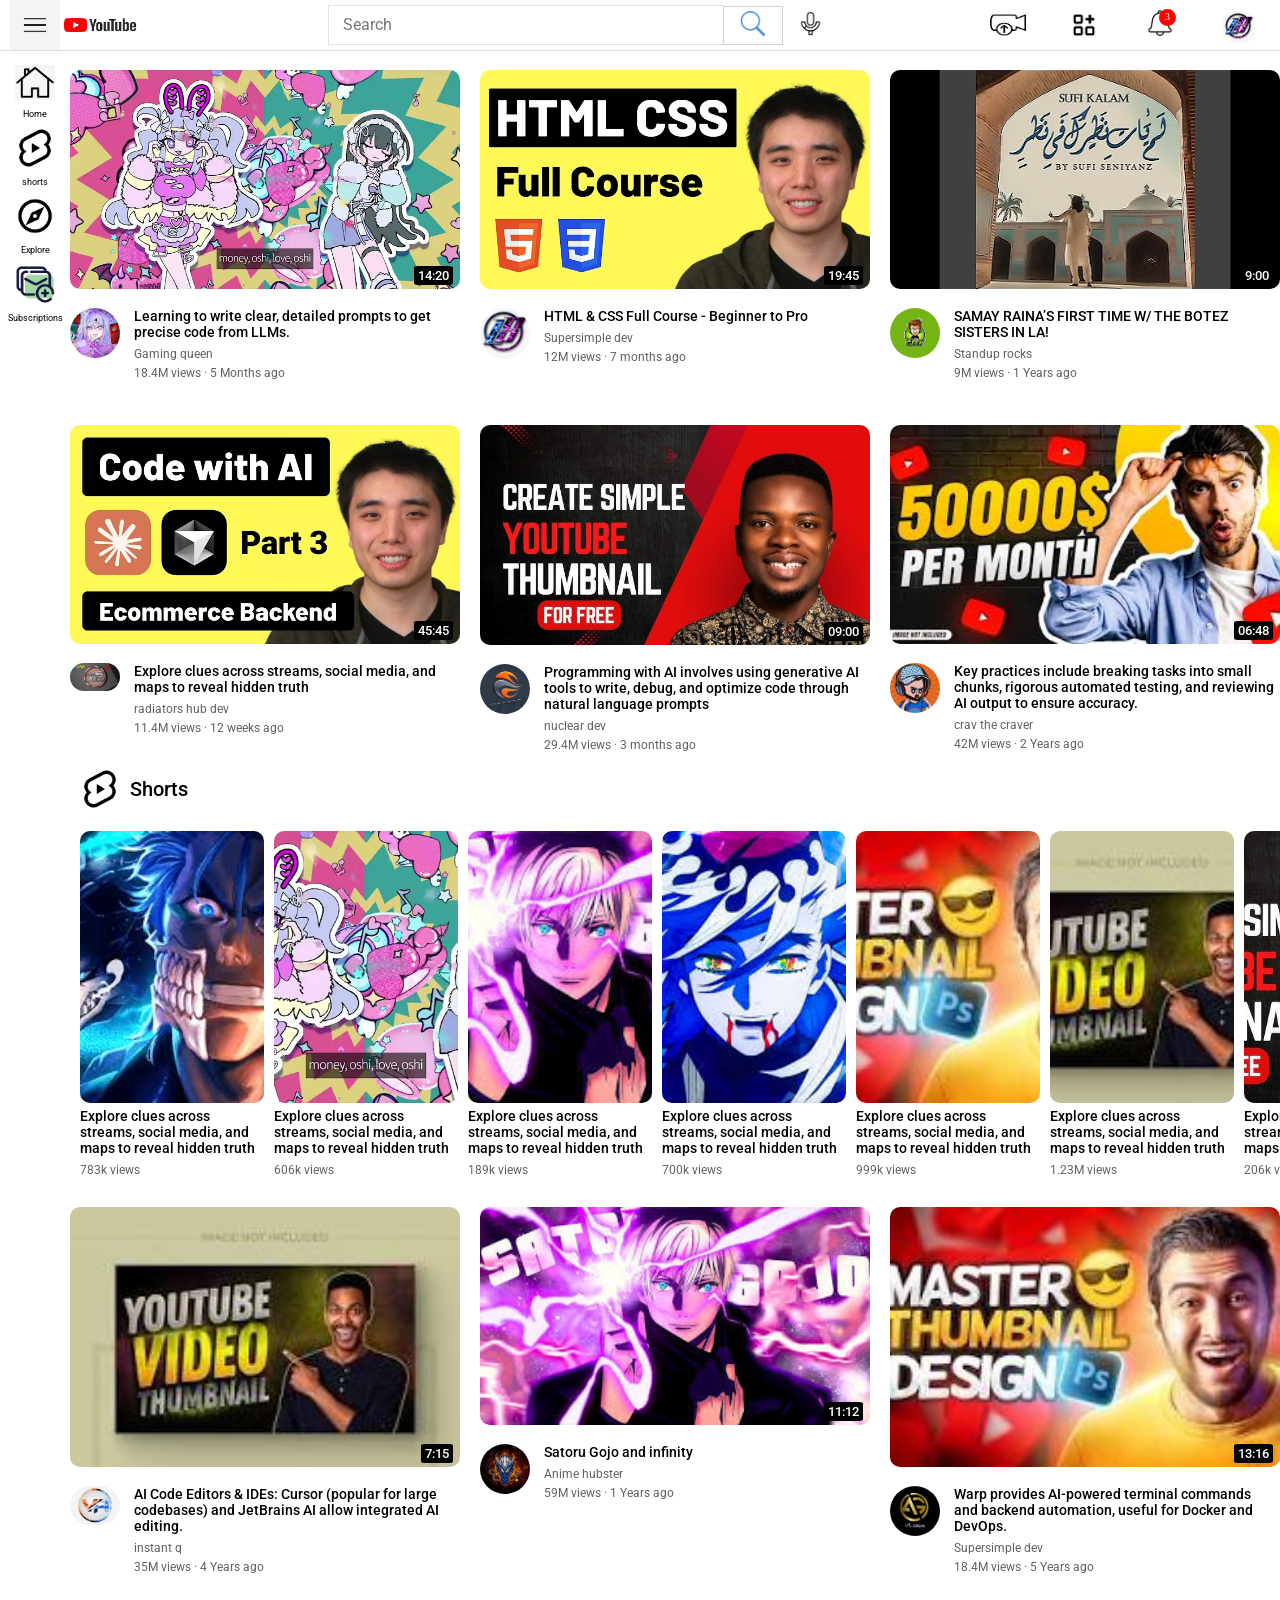
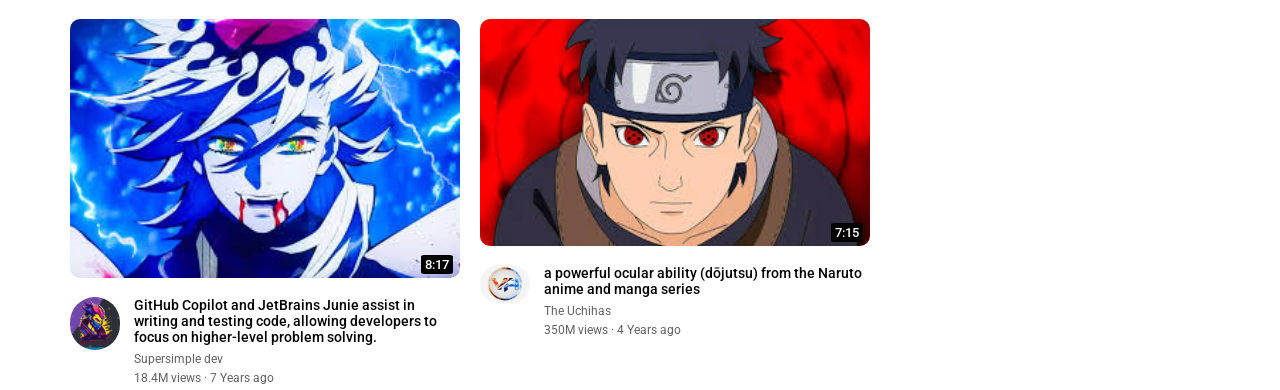
<file: index.html>
<!DOCTYPE html>
<html>
<head>
    <title>YouTube</title>
        <link rel="preconnect" href="https://fonts.googleapis.com">
        <link rel="preconnect" href="https://fonts.gstatic.com" crossorigin>
        <link href="https://fonts.googleapis.com/css2?family=Roboto:ital,wght@0,100..900;1,100..900&display=swap" rel="stylesheet">

        <link rel="stylesheet" href="styles/video.css">
        <link rel="stylesheet" href="styles/header.css">
        <link rel="stylesheet" href="styles/general paragraphs.css">
        <link rel="stylesheet" href="styles/shorts.css">
        <link rel="stylesheet" href="styles/side bar.css">
</head>
<body>
    <div class="header1">
        <div class="section1">
            <img class="menu" src="YOUTUBE LOGO/hamburger_menu_icon.png">
            <img class="Youtube-logo" src="YOUTUBE LOGO/images.png">
        </div>
        <div class="section2"><input class="search-bar" type="text" placeholder="Search">
        <button class="search-butt"><img class="search-button" src="YOUTUBE LOGO/search.png"></button>
        <button class="voice-butt"><img class="voice-search-button" src="YOUTUBE LOGO/voice2.png"></button>
    </div>
        <div class="section3">
            <img class="upload" src="YOUTUBE LOGO/upload_icon">
            <img class="apps" src="YOUTUBE LOGO/app.png">
            <div class="notificationicon"><img class="notification" src="YOUTUBE LOGO/notification_icon.png">
                <div class="notificationcount">3</div>
            </div>
            <img class="profile-pic" src="profile pictures/download1.jpeg">
        </div>
    </div>

    <div class="sidebar">
        <div class="sidebar-item">
            <img class="sidebar-icon" src="YOUTUBE LOGO/home2.png">
            <p class="sidebar-text">Home</p>
        </div>
        <div class="sidebar-item">
            <img class="sidebar-icon" src="YOUTUBE LOGO/shorts.png">
            <p class="sidebar-text">shorts</p>
        </div>
        <div class="sidebar-item">
            <img class="sidebar-icon" src="YOUTUBE LOGO/explore1.png">
            <p class="sidebar-text">Explore</p>
        </div>
        <div class="sidebar-item">
            <img class="sidebar-icon" src="YOUTUBE LOGO/subscription.png">
            <p class="sidebar-text">Subscriptions</p>
        </div>
    </div>


    <div class="video-grid">
        
        
        <div class="video-preview">
            <div class="thumbnail">
            <img class="thumbnails" src="thumbnails/hq720.jpg">
            <div class="time">14:20</div>
            </div>
            <div class="channel-picture">
                <img class="profile" src="profile pictures/logo1.jpg">
            </div>
            <div class="video-info">
                <p class="video-tittle">Learning to write clear, detailed prompts to get precise code from LLMs.</p>
                <p class="video-author">Gaming queen</p>
                <p class="video-stats">18.4M views &#183; 5 Months ago</p>
            </div>   
        </div>

        <div class="video-preview">
            <div class="thumbnail">
            <img class="thumbnails" src="thumbnails/hq720(1).jpg">
            <div class="time">19:45</div>
            </div>
            <div class="channel-picture">
                <img class="profile" src="profile pictures/download1.jpeg">
            </div>
            <div class="video-info">
                <p class="video-tittle">HTML &amp; CSS Full Course - Beginner to Pro</p>
                <p class="video-author">Supersimple dev</p>
                <p class="video-stats">12M views &#183; 7 months ago</p>
            </div>   
        </div>

        <div class="video-preview">
            <div class="thumbnail">
            <img class="thumbnails" src="thumbnails/hqdefault.jpg">
            <div class="time">9:00</div>
            </div>
            <div class="channel-picture">
                <img class="profile" src="profile pictures/download2.jpeg">
            </div>
            <div class="video-info">
                <p class="video-tittle">SAMAY RAINA’S FIRST TIME W/ THE BOTEZ SISTERS IN LA!</p>
                <p class="video-author">Standup rocks</p>
                <p class="video-stats">9M views &#183; 1 Years ago</p>
            </div>   
        </div>

        <div class="video-preview">
            <div class="thumbnail">
            <img class="thumbnails" src="thumbnails/hq720(2).jpg">
            <div class="time">45:45</div>
            </div>
            <div class="channel-picture">
                <img class="profile" src="profile pictures/download3.jpeg">
            </div>
            <div class="video-info">
                <p class="video-tittle">Explore clues across streams, social media, and maps to reveal hidden truth</p>
                <p class="video-author">radiators hub dev</p>
                <p class="video-stats">11.4M views &#183; 12 weeks ago</p>
            </div>   
        </div>
        
        
        <div class="video-preview">
            <div class="thumbnail">
            <img class="thumbnails" src="thumbnails/hq720 (3).jpg">
            <div class="time">09:00</div>
            </div>
            <div class="channel-picture">
                <img class="profile" src="profile pictures/download4.jpeg">
            </div>
            <div class="video-info">
                <p class="video-tittle">Programming with AI involves using generative AI tools to write, debug, and optimize code through natural language prompts</p>
                <p class="video-author">nuclear dev</p>
                <p class="video-stats">29.4M views &#183; 3 months ago</p>
            </div>   
        </div>
        
        
        <div class="video-preview">
            <div class="thumbnail">
            <img class="thumbnails" src="thumbnails/download1.jpeg">
            <div class="time">06:48</div>
            </div>
            <div class="channel-picture">
                <img class="profile" src="profile pictures/download5.jpeg">
            </div>
            <div class="video-info">
                <p class="video-tittle">Key practices include breaking tasks into small chunks, rigorous automated testing, and reviewing AI output to ensure accuracy.</p>
                <p class="video-author">crav the craver</p>
                <p class="video-stats">42M views &#183; 2 Years ago</p>
            </div>
        </div>
    </div>

    
    
    <div class="shorts-section">
        <div class="shorts-header">
        <img class="shorts-logo" src="YOUTUBE LOGO/shorts.png">
        <p class="shorts-text">Shorts</p>  
        </div>  
        <div class="Shorts-grid">
            <div class="shorts-preview">
                <img class="shorts-thumbnails" src="thumbnails/3.jpeg">
                <div class="shorts-info">    
                    <p class="shorts-tittle">Explore clues across streams, social media, and maps to reveal hidden truth</p>
                    <p class="shorts-author">783k views</p>
                </div>
            </div>

            <div class="shorts-preview">
                <img class="shorts-thumbnails" src="thumbnails/hq720.jpg">
                <div class="shorts-info">    
                    <p class="shorts-tittle">Explore clues across streams, social media, and maps to reveal hidden truth</p>
                    <p class="shorts-author">606k views</p>
                </div>
            </div>

            <div class="shorts-preview">
                <img class="shorts-thumbnails" src="thumbnails/download5.jpeg">
                <div class="shorts-info">    
                    <p class="shorts-tittle">Explore clues across streams, social media, and maps to reveal hidden truth</p>
                    <p class="shorts-author">189k views</p>
                </div>
            </div>


            <div class="shorts-preview">
                <img class="shorts-thumbnails" src="thumbnails/images8.jpeg">
                <div class="shorts-info">
                    <p class="shorts-tittle">Explore clues across streams, social media, and maps to reveal hidden truth</p>
                    <p class="shorts-author">700k views</p>
                </div>
            </div>

            <div class="shorts-preview">
                <img class="shorts-thumbnails" src="thumbnails/images5.jpeg">
                <div class="shorts-info">
                    <p class="shorts-tittle">Explore clues across streams, social media, and maps to reveal hidden truth</p>
                    <p class="shorts-author">999k views</p>
                </div>
            </div>

            <div class="shorts-preview">
                <img class="shorts-thumbnails" src="thumbnails/image4.jpeg">
                <div class="shorts-info">
                    <p class="shorts-tittle">Explore clues across streams, social media, and maps to reveal hidden truth</p>
                    <p class="shorts-author">1.23M views</p>
                </div>
            </div>

            <div class="shorts-preview">
                <img class="shorts-thumbnails" src="thumbnails/hq720 (3).jpg">
                <div class="shorts-info">
                    <p class="shorts-tittle">Explore clues across streams, social media, and maps to reveal hidden truth</p>
                    <p class="shorts-author">206k views</p>
                </div>
            </div>
            <div class="show-more">
            <img class="show" src="YOUTUBE LOGO/show.png">
            </div>
        </div>
    </div>


    <div class="video-grid">
        

        <div class="video-preview">
            <div class="thumbnail">
            <img class="thumbnails" src="thumbnails/image4.jpeg">
            <div class="time">7:15</div>
            </div>
            <div class="channel-picture">
                <img class="profile" src="profile pictures/images9.jpeg">
            </div>
            <div class="video-info">
                <p class="video-tittle">AI Code Editors & IDEs: Cursor (popular for large codebases) and JetBrains AI allow integrated AI editing.</p>
                <p class="video-author">instant q</p>
                <p class="video-stats">35M views &#183; 4 Years ago</p>
            </div>   
        </div>


        <div class="video-preview">
            <div class="thumbnail">
            <img class="thumbnails" src="thumbnails/download5.jpeg">
            <div class="time">11:12</div>
            </div>
            <div class="channel-picture">
                <img class="profile" src="profile pictures/images6.jpeg">
            </div>
            <div class="video-info">
                <p class="video-tittle">Satoru Gojo and infinity</p>
                <p class="video-author">Anime hubster</p>
                <p class="video-stats">59M views &#183; 1 Years ago</p>
            </div>   
        </div>



        <div class="video-preview">
            <div class="thumbnail">
            <img class="thumbnails" src="thumbnails/images5.jpeg">
            <div class="time">13:16</div>
            </div>
            <div class="channel-picture">
                <img class="profile" src="profile pictures/images7.jpeg">
            </div>
            <div class="video-info">
                <p class="video-tittle">Warp provides AI-powered terminal commands and backend automation, useful for Docker and DevOps.</p>
                <p class="video-author">Supersimple dev</p>
                <p class="video-stats">18.4M views &#183; 5 Years ago</p>
            </div>   
        </div>


        <div class="video-preview">
            <div class="thumbnail">
            <img class="thumbnails" src="thumbnails/images8.jpeg">
            <div class="time">8:17</div>
            </div>
            <div class="channel-picture">
                <img class="profile" src="profile pictures/images8.jpeg">
            </div>
            <div class="video-info">
                <p class="video-tittle">GitHub Copilot and JetBrains Junie assist in writing and testing code, allowing developers to focus on higher-level problem solving.</p>
                <p class="video-author">Supersimple dev</p>
                <p class="video-stats">18.4M views &#183; 7 Years ago</p>
            </div>   
        </div>

        <div class="video-preview">
            <div class="thumbnail">
            <img class="thumbnails" src="thumbnails/sharingan.jpeg">
            <div class="time">7:15</div>
            </div>
            <div class="channel-picture">
                <img class="profile" src="profile pictures/images9.jpeg">
            </div>
            <div class="video-info">
                <p class="video-tittle">a powerful ocular ability (dōjutsu) from the Naruto anime and manga series</p>
                <p class="video-author">The Uchihas</p>
                <p class="video-stats">350M views &#183; 4 Years ago</p>
            </div>   
        </div>
    </div>
</body>
</html>
</file>
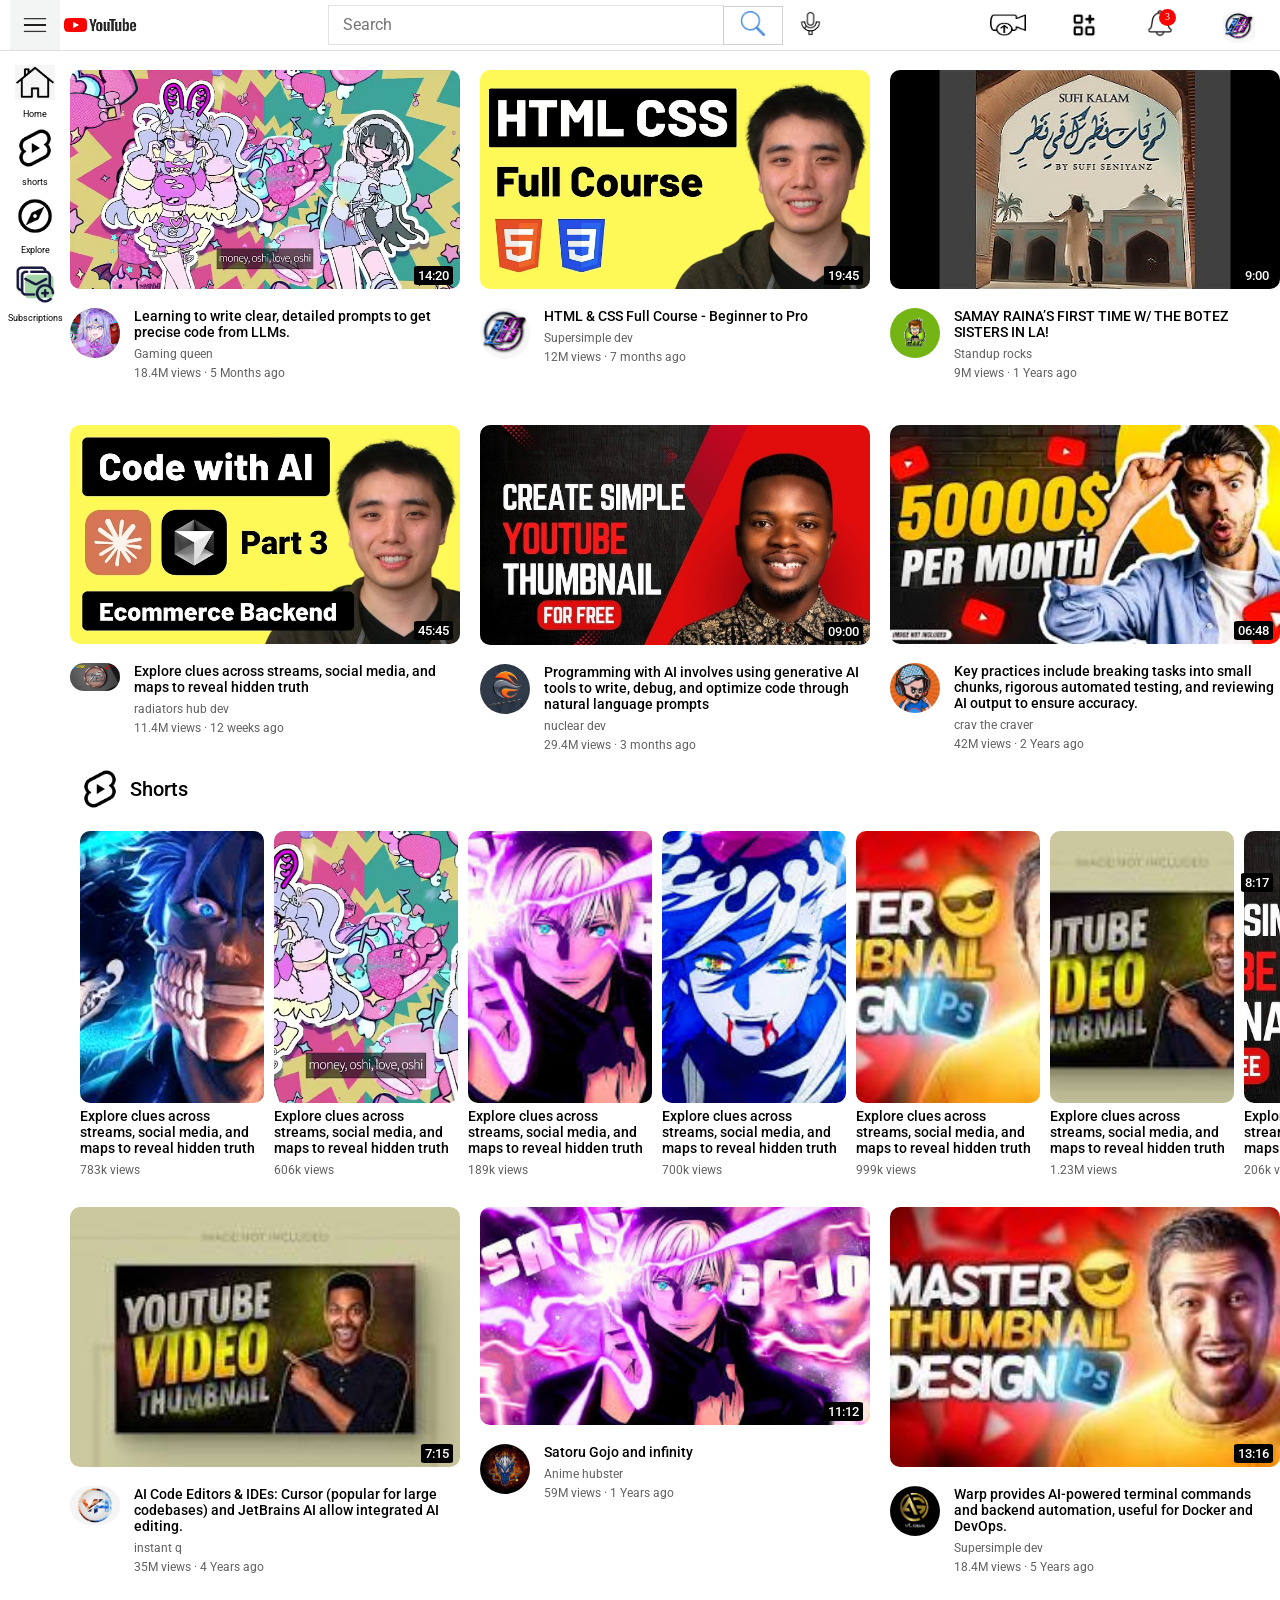
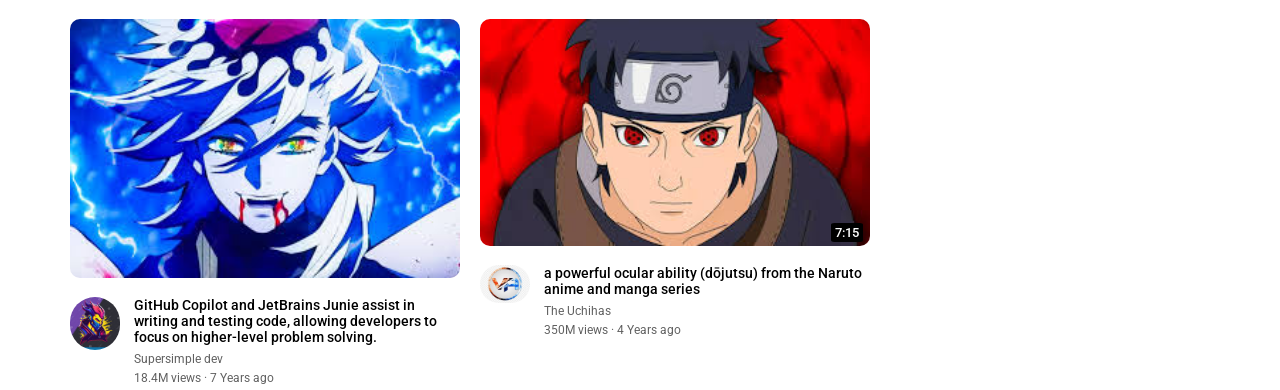
<file: Youtube.html>
<!DOCTYPE html>
<html>
<head>
    <title>YouTube</title>
        <link rel="preconnect" href="https://fonts.googleapis.com">
        <link rel="preconnect" href="https://fonts.gstatic.com" crossorigin>
        <link href="https://fonts.googleapis.com/css2?family=Roboto:ital,wght@0,100..900;1,100..900&display=swap" rel="stylesheet">

        <link rel="stylesheet" href="styles/video.css">
        <link rel="stylesheet" href="styles/header.css">
        <link rel="stylesheet" href="styles/general paragraphs.css">
        <link rel="stylesheet" href="styles/shorts.css">
        <link rel="stylesheet" href="styles/side bar.css">
</head>
<body>
    <div class="header1">
        <div class="section1">
            <img class="menu" src="YOUTUBE LOGO/hamburger_menu_icon.png">
            <img class="Youtube-logo" src="YOUTUBE LOGO/images.png">
        </div>
        <div class="section2"><input class="search-bar" type="text" placeholder="Search">
        <button class="search-butt"><img class="search-button" src="YOUTUBE LOGO/search.png"></button>
        <button class="voice-butt"><img class="voice-search-button" src="YOUTUBE LOGO/voice2.png"></button>
    </div>
        <div class="section3">
            <img class="upload" src="YOUTUBE LOGO/upload_icon">
            <img class="apps" src="YOUTUBE LOGO/app.png">
            <div class="notificationicon"><img class="notification" src="YOUTUBE LOGO/notification_icon.png">
                <div class="notificationcount">3</div>
            </div>
            <img class="profile-pic" src="profile pictures/download1.jpeg">
        </div>
    </div>

    <div class="sidebar">
        <div class="sidebar-item">
            <img class="sidebar-icon" src="YOUTUBE LOGO/home2.png">
            <p class="sidebar-text">Home</p>
        </div>
        <div class="sidebar-item">
            <img class="sidebar-icon" src="YOUTUBE LOGO/shorts.png">
            <p class="sidebar-text">shorts</p>
        </div>
        <div class="sidebar-item">
            <img class="sidebar-icon" src="YOUTUBE LOGO/explore1.png">
            <p class="sidebar-text">Explore</p>
        </div>
        <div class="sidebar-item">
            <img class="sidebar-icon" src="YOUTUBE LOGO/subscription.png">
            <p class="sidebar-text">Subscriptions</p>
        </div>
    </div>


    <div class="video-grid">
        
        
        <div class="video-preview">
            <div class="thumbnail">
            <img class="thumbnails" src="thumbnails/hq720.jpg">
            <div class="time">14:20</div>
            </div>
            <div class="channel-picture">
                <img class="profile" src="profile pictures/logo1.jpg">
            </div>
            <div class="video-info">
                <p class="video-tittle">Learning to write clear, detailed prompts to get precise code from LLMs.</p>
                <p class="video-author">Gaming queen</p>
                <p class="video-stats">18.4M views &#183; 5 Months ago</p>
            </div>   
        </div>

        <div class="video-preview">
            <div class="thumbnail">
            <img class="thumbnails" src="thumbnails/hq720(1).jpg">
            <div class="time">19:45</div>
            </div>
            <div class="channel-picture">
                <img class="profile" src="profile pictures/download1.jpeg">
            </div>
            <div class="video-info">
                <p class="video-tittle">HTML &amp; CSS Full Course - Beginner to Pro</p>
                <p class="video-author">Supersimple dev</p>
                <p class="video-stats">12M views &#183; 7 months ago</p>
            </div>   
        </div>

        <div class="video-preview">
            <div class="thumbnail">
            <img class="thumbnails" src="thumbnails/hqdefault.jpg">
            <div class="time">9:00</div>
            </div>
            <div class="channel-picture">
                <img class="profile" src="profile pictures/download2.jpeg">
            </div>
            <div class="video-info">
                <p class="video-tittle">SAMAY RAINA’S FIRST TIME W/ THE BOTEZ SISTERS IN LA!</p>
                <p class="video-author">Standup rocks</p>
                <p class="video-stats">9M views &#183; 1 Years ago</p>
            </div>   
        </div>

        <div class="video-preview">
            <div class="thumbnail">
            <img class="thumbnails" src="thumbnails/hq720(2).jpg">
            <div class="time">45:45</div>
            </div>
            <div class="channel-picture">
                <img class="profile" src="profile pictures/download3.jpeg">
            </div>
            <div class="video-info">
                <p class="video-tittle">Explore clues across streams, social media, and maps to reveal hidden truth</p>
                <p class="video-author">radiators hub dev</p>
                <p class="video-stats">11.4M views &#183; 12 weeks ago</p>
            </div>   
        </div>
        
        
        <div class="video-preview">
            <div class="thumbnail">
            <img class="thumbnails" src="thumbnails/hq720 (3).jpg">
            <div class="time">09:00</div>
            </div>
            <div class="channel-picture">
                <img class="profile" src="profile pictures/download4.jpeg">
            </div>
            <div class="video-info">
                <p class="video-tittle">Programming with AI involves using generative AI tools to write, debug, and optimize code through natural language prompts</p>
                <p class="video-author">nuclear dev</p>
                <p class="video-stats">29.4M views &#183; 3 months ago</p>
            </div>   
        </div>
        
        
        <div class="video-preview">
            <div class="thumbnail">
            <img class="thumbnails" src="thumbnails/download1.jpeg">
            <div class="time">06:48</div>
            </div>
            <div class="channel-picture">
                <img class="profile" src="profile pictures/download5.jpeg">
            </div>
            <div class="video-info">
                <p class="video-tittle">Key practices include breaking tasks into small chunks, rigorous automated testing, and reviewing AI output to ensure accuracy.</p>
                <p class="video-author">crav the craver</p>
                <p class="video-stats">42M views &#183; 2 Years ago</p>
            </div>
        </div>
    </div>

    
    
    <div class="shorts-section">
        <div class="shorts-header">
        <img class="shorts-logo" src="YOUTUBE LOGO/shorts.png">
        <p class="shorts-text">Shorts</p>  
        </div>  
        <div class="Shorts-grid">
            <div class="shorts-preview">
                <img class="shorts-thumbnails" src="thumbnails/3.jpeg">
                <div class="shorts-info">    
                    <p class="shorts-tittle">Explore clues across streams, social media, and maps to reveal hidden truth</p>
                    <p class="shorts-author">783k views</p>
                </div>
            </div>

            <div class="shorts-preview">
                <img class="shorts-thumbnails" src="thumbnails/hq720.jpg">
                <div class="shorts-info">    
                    <p class="shorts-tittle">Explore clues across streams, social media, and maps to reveal hidden truth</p>
                    <p class="shorts-author">606k views</p>
                </div>
            </div>

            <div class="shorts-preview">
                <img class="shorts-thumbnails" src="thumbnails/download5.jpeg">
                <div class="shorts-info">    
                    <p class="shorts-tittle">Explore clues across streams, social media, and maps to reveal hidden truth</p>
                    <p class="shorts-author">189k views</p>
                </div>
            </div>


            <div class="shorts-preview">
                <img class="shorts-thumbnails" src="thumbnails/images8.jpeg">
                <div class="shorts-info">
                    <p class="shorts-tittle">Explore clues across streams, social media, and maps to reveal hidden truth</p>
                    <p class="shorts-author">700k views</p>
                </div>
            </div>

            <div class="shorts-preview">
                <img class="shorts-thumbnails" src="thumbnails/images5.jpeg">
                <div class="shorts-info">
                    <p class="shorts-tittle">Explore clues across streams, social media, and maps to reveal hidden truth</p>
                    <p class="shorts-author">999k views</p>
                </div>
            </div>

            <div class="shorts-preview">
                <img class="shorts-thumbnails" src="thumbnails/image4.jpeg">
                <div class="shorts-info">
                    <p class="shorts-tittle">Explore clues across streams, social media, and maps to reveal hidden truth</p>
                    <p class="shorts-author">1.23M views</p>
                </div>
            </div>

            <div class="shorts-preview">
                <img class="shorts-thumbnails" src="thumbnails/hq720 (3).jpg">
                <div class="shorts-info">
                    <p class="shorts-tittle">Explore clues across streams, social media, and maps to reveal hidden truth</p>
                    <p class="shorts-author">206k views</p>
                </div>
            </div>
            <div class="show-more">
            <img class="show" src="YOUTUBE LOGO/show.png">
            </div>
        </div>
    </div>


    <div class="video-grid">
        

        <div class="video-preview">
            <div class="thumbnail">
            <img class="thumbnails" src="thumbnails/image4.jpeg">
            <div class="time">7:15</div>
            </div>
            <div class="channel-picture">
                <img class="profile" src="profile pictures/images9.jpeg">
            </div>
            <div class="video-info">
                <p class="video-tittle">AI Code Editors & IDEs: Cursor (popular for large codebases) and JetBrains AI allow integrated AI editing.</p>
                <p class="video-author">instant q</p>
                <p class="video-stats">35M views &#183; 4 Years ago</p>
            </div>   
        </div>


        <div class="video-preview">
            <div class="thumbnail">
            <img class="thumbnails" src="thumbnails/download5.jpeg">
            <div class="time">11:12</div>
            </div>
            <div class="channel-picture">
                <img class="profile" src="profile pictures/images6.jpeg">
            </div>
            <div class="video-info">
                <p class="video-tittle">Satoru Gojo and infinity</p>
                <p class="video-author">Anime hubster</p>
                <p class="video-stats">59M views &#183; 1 Years ago</p>
            </div>   
        </div>



        <div class="video-preview">
            <div class="thumbnail">
            <img class="thumbnails" src="thumbnails/images5.jpeg">
            <div class="time">13:16</div>
            </div>
            <div class="channel-picture">
                <img class="profile" src="profile pictures/images7.jpeg">
            </div>
            <div class="video-info">
                <p class="video-tittle">Warp provides AI-powered terminal commands and backend automation, useful for Docker and DevOps.</p>
                <p class="video-author">Supersimple dev</p>
                <p class="video-stats">18.4M views &#183; 5 Years ago</p>
            </div>   
        </div>


        <div class="video-preview">
            <div class="thumbnail">
                <img class="thumbnails" src="thumbnails/images8.jpeg">
            </div>
            <div class="time">8:17</div>
            <div class="channel-picture">
                <img class="profile" src="profile pictures/images8.jpeg">
            </div>
            <div class="video-info">
                <p class="video-tittle">GitHub Copilot and JetBrains Junie assist in writing and testing code, allowing developers to focus on higher-level problem solving.</p>
                <p class="video-author">Supersimple dev</p>
                <p class="video-stats">18.4M views &#183; 7 Years ago</p>
            </div>   
        </div>

        <div class="video-preview">
            <div class="thumbnail">
            <img class="thumbnails" src="thumbnails/sharingan.jpeg">
            <div class="time">7:15</div>
            </div>
            <div class="channel-picture">
                <img class="profile" src="profile pictures/images9.jpeg">
            </div>
            <div class="video-info">
                <p class="video-tittle">a powerful ocular ability (dōjutsu) from the Naruto anime and manga series</p>
                <p class="video-author">The Uchihas</p>
                <p class="video-stats">350M views &#183; 4 Years ago</p>
            </div>   
        </div>
    </div>
</body>
</html>
</file>
<file: styles/video.css>
.video-grid {
            display: grid;
            grid-template-columns: 1fr 1fr 1fr;
            column-gap: 20px;
            row-gap: 40px;
}
            .thumbnails {
                width: 100%;
                object-fit: contain;
                margin-left: 0%;
                margin-bottom: 0%;
                border-radius: 10px;
            
            }
            .thumbnail {
                width: 100%;
                margin-bottom: 15px;
                object-fit: fill;   
                position: relative;
            }
            
            .video-tittle {
                margin-top: 0%;
                margin-bottom: 7px;
                font-size: 14px;
                font-weight: 500;
            }
            .video-author{
                font-size: 12px;
                color: rgb(96, 96, 96);
                margin-bottom: 5px;
                margin-top: 5px;
            }
            .video-stats {
                font-size: 12px;
                color: rgb(96, 96, 96);
                margin-bottom: 5px;
                margin-top: 5px;
            }
            .video-preview {
            display: inline-block;  
            
            }
        
            .channel-picture {
                display: inline-block;
                vertical-align: top; 
                width: 50px;
                
                
            }
            .video-info {
                vertical-align: top;
                display:inline-block;
                width: 320px;
                margin-left: 10px;
            
            }
        .profile {
                width: 50px;
                border-radius: 50px;;
            }
            .time {
                    position: absolute;
                    right: 7px;   
                    bottom: 8px;
                    padding-left: 4px;
                    padding-right: 4px;
                    padding-top: 2px;
                    padding-bottom: 2px;
                    background-color: rgba(0, 0, 0, 0.11);
                    font-family: Roboto, Arial;
                    font-size: 13px;
                    background-color: black;
                    color: white;
                    border-radius: 10%;
                    font-weight: 500;
                }
</file>
<file: styles/header.css>
.header1{
    display: flex;
    height: 50px;
    flex-direction: row;
    justify-content: space-between;
    position: fixed;
    top: 0;
    left: 0;
    right: 0;
    height: 50px;
    background-color: rgb(255, 255, 255);
    border-bottom-width: 1px;
    border-bottom-style: solid;
    border-bottom-color: rgb(221, 221, 221);
    z-index: 100;
}


.section1 {
    display: flex;
    align-items: center;
    
}
.menu {
    object-fit: contain;
    height: 50px;
    margin-left: 10px;
}
.Youtube-logo {
    width: 80px;
    height: 100%;
    margin: 0%;
}




.section2 {
    height: 50px;
    margin-left: 70px;
    margin-right: 35px;
    max-width: 500px;
    display: flex;
    align-items: center;
    flex: 1;
}
.search-bar {
    height: 36px;
    flex: 1;
    border-color: rgb(227, 225, 225);
    border-width: 1px;
    border-style: solid;
    padding-left: 14px;
    font-size: 16px;
    width: 0px;
}
.search-bar::placeholder {
    font-family: Roboto, Arial;
    font-size: 16px;
}
.search-button {
    height: 25px;
    margin: 2px;
    background-color: rgb(251, 250, 250);
    object-fit: cover;
}
.search-butt {
    height: 39px;
    width: 60px;
    align-items: center;
    border-color: rgb(209, 208, 208);
    background-color: rgb(255, 255, 255);
    border-width: 1px;
    border-style: solid;
    padding: 0%;
    margin-left: -1px;
}
.voice-search-button {
    height: 25px;;
    object-fit: cover;
}
.voice-butt {
    height: px;
    width: 35px;
    align-items: center;
    border-color: rgb(244, 240, 240);
    background-color: rgb(255, 255, 255);
    border-width: 1px;
    border-style: solid;
    padding: 0%;
    margin-left: 10px;
    border: none
}





.section3 {
    display: flex;
    width: 300px;
    align-items: center;
    justify-content: space-between;
    flex-shrink: 0;

}
.upload{
    width: 36px;
    height: 28px;
    margin: 0%;
    margin-left: 10px;
}
.apps,.notification{
    object-fit: contain;;
    width: 36px;
    height: 28px;
    margin: 0%;

}
.profile-pic{
    object-fit: contain;
    width: 42px;
    height: 32px;
    border-radius: 100%;
    margin-top: 4px;
    margin-right: 20px;
}
.notificationicon {
    position: relative;
    
}
.notificationcount {
    position: absolute;
    top: 0;
    bottom: 15px;
    right: 2px;
    background-color: red;
    color: white;
    border-radius: 50%;
    padding: 2px 6px;
    font-size: 10px;
}
</file>
<file: styles/general paragraphs.css>
p {
        font-family: Roboto, arial;
    }

body {
        margin: 0;
        padding-top: 70px;
        padding-left: 70px;
    }
.sidebar-text{
    font-family: Roboto, Arial;
    font-size: 9px;
}
</file>
<file: styles/shorts.css>
.Shorts-grid {
    display: grid;
    grid-template-columns: 1fr 1fr 1fr 1fr 1fr 1fr 1fr 1fr;
    column-gap: 10px;
    padding-bottom: 25px;
    padding-top: 10px;
    padding-left: 10px ;
    padding-right: 5px;
    width: 185px;
}
.shorts-preview {
    display: inline-block;
    object-fit: contain;
    width: 184px;
}
.shorts-thumbnails {
    width: 100%;
    object-fit: cover;
    margin-left: 0%;
    margin-bottom: 0%;
    border-radius: 10px;
    width: 184px;
    height: 272px;
    display: block;
    position: relative;
}
.shorts-tittle {
    margin-top: 0%;
    margin-bottom: 7px;
    font-size: 14px;
    font-weight: 500;
}  
.shorts-author{
    font-size: 12px;
    color: rgb(96, 96, 96);
    margin-bottom: 5px;
    margin-top: 5px;
}
.shorts-info {
    display: inline-block;
    width: 182px;
    padding-top: 5px;
}
.show {
    width: 50px;
    height: 60px;
    padding-bottom: 20px;
    object-fit: contain;
    
}
.show-more {
    display: flex;
    justify-content: center;
    align-items: center;
}
.shorts-header {
    display: flex;
    align-items: center;
    padding-left: 10px;
}
.shorts-logo {
    width: 40px;
}
.shorts-text {
    display: inline-block;
    font-family: Roboto, Arial;
    font-size: 20px;
    font-weight: 500;
    margin-left: 10px;
}
</file>
<file: styles/side bar.css>
.sidebar {
    display: flex;
    flex-direction: column;
    justify-content: space-between;
    object-fit: contain;
    align-items: center;
    width: 60px;
    margin-top: 50px;
    position: fixed;
    top: 15px;
    left: 5px;
    right: 0px;
    bottom: 0px;
    height: 80px;
    background-color: rgb(255, 255, 255);
}
.sidebar-icon {
    object-fit: contain;
    width: 40px;
}
.sidebar-item {
    display: flex;
    flex-direction: column;
    align-items: center;
}
</file>
